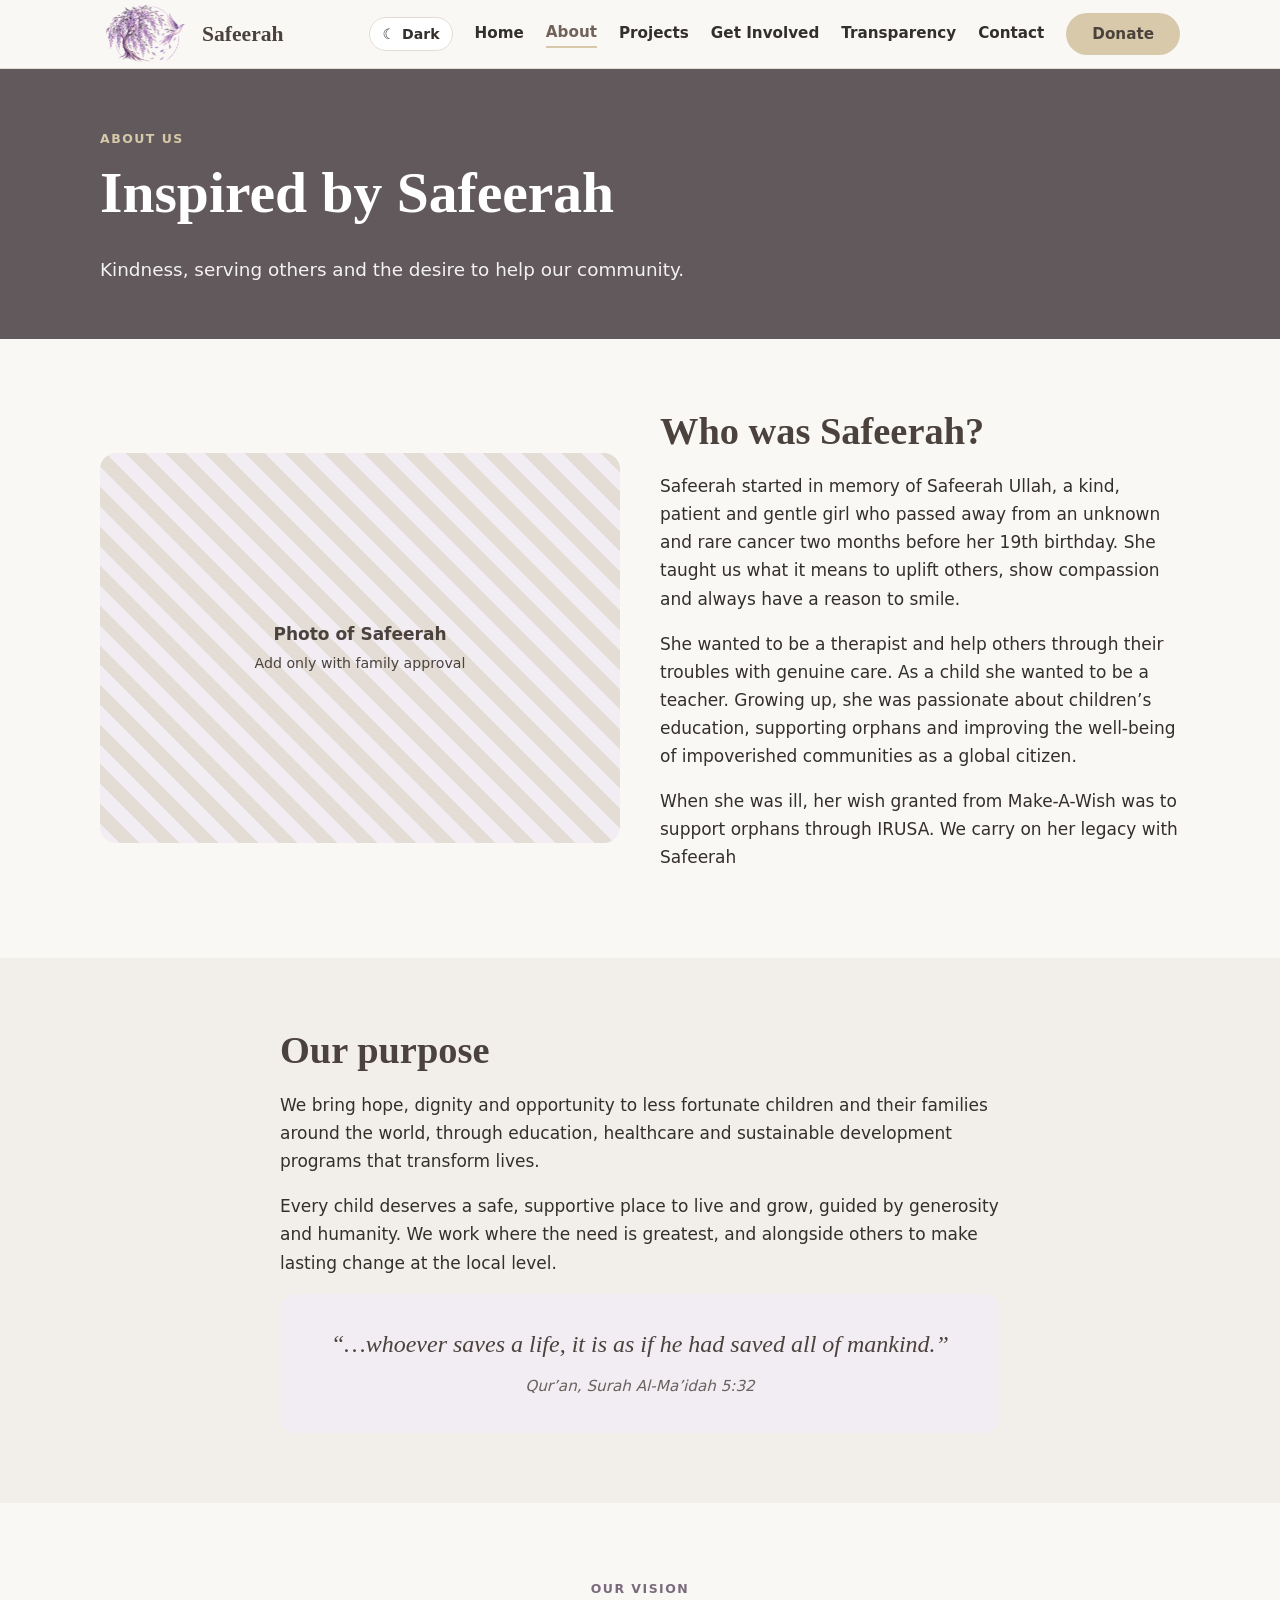
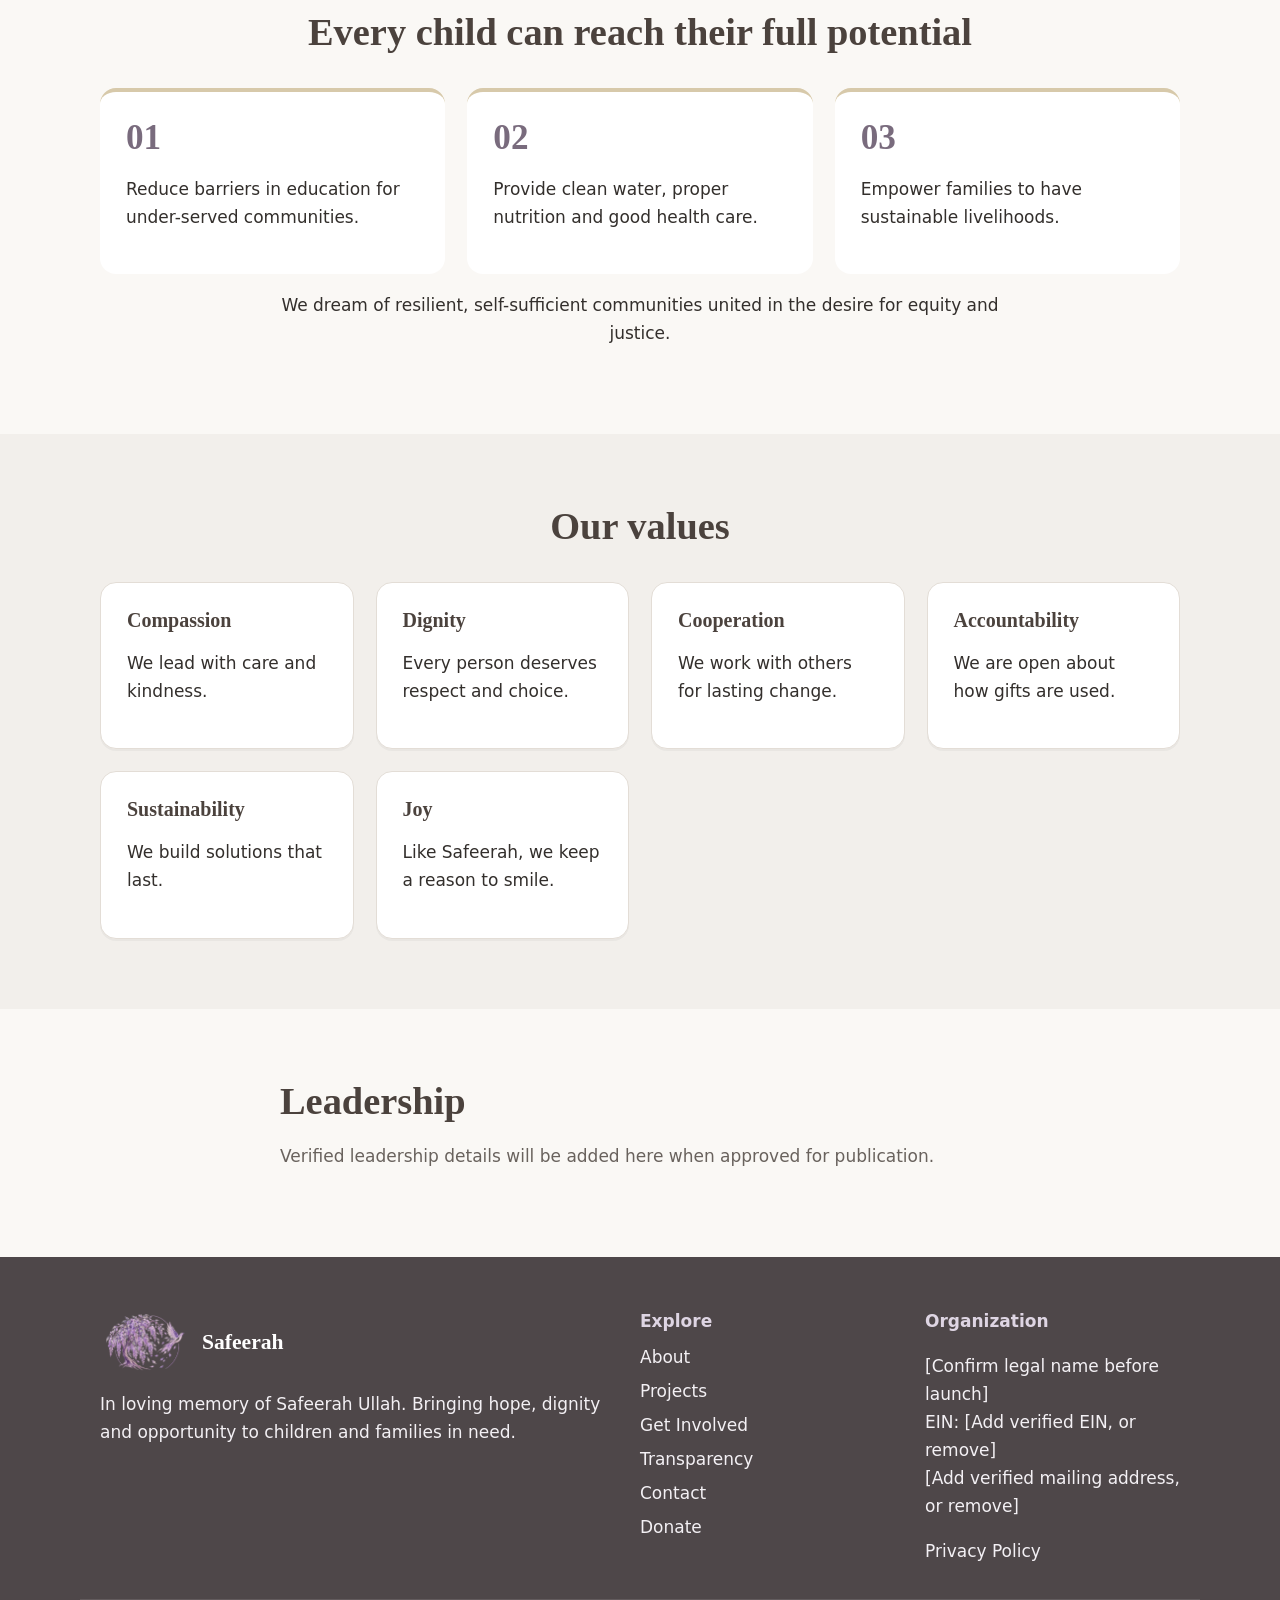
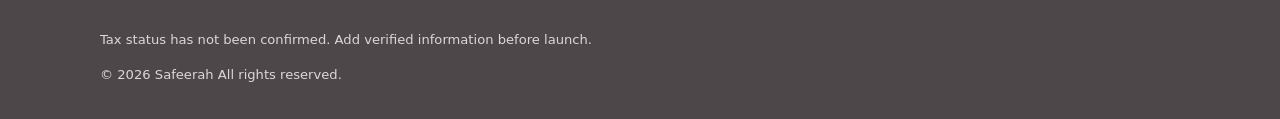
<file: about.html>
<!DOCTYPE html><html lang="en"><head><meta charset="utf-8"><meta name="viewport" content="width=device-width,initial-scale=1">
<title>About | Safeerah</title><meta name="description" content="The story of Safeerah Ullah and the mission of Safeerah">
<meta property="og:title" content="About | Safeerah"><meta property="og:description" content="The story of Safeerah Ullah and the mission of Safeerah"><meta property="og:type" content="website"><meta property="og:image" content="assets/img/hero.svg?v=2">
<link rel="canonical" href="https://safeerah.org/about.html"><meta property="og:url" content="https://safeerah.org/about.html"><link rel="icon" href="assets/img/safeerah-logo.png" type="image/png"><script>try{var savedTheme=localStorage.getItem("safeerah-theme");document.documentElement.dataset.theme=(savedTheme==="dark"||savedTheme==="light")?savedTheme:(window.matchMedia&&window.matchMedia("(prefers-color-scheme: dark)").matches?"dark":"light")}catch(error){document.documentElement.dataset.theme=window.matchMedia&&window.matchMedia("(prefers-color-scheme: dark)").matches?"dark":"light"}</script><link rel="stylesheet" href="assets/css/style.css"></head>
<body class=""><a class="skip" href="#main">Skip to content</a>
<header class="hdr"><div class="wrap hdr-in"><a class="brand" href="index.html"><img src="assets/img/safeerah-logo.png" alt="" width="92" height="60"><span>Safeerah</span></a>
<button class="burger" aria-label="Menu" aria-expanded="false" aria-controls="nav">&#9776;</button><button class="theme-toggle theme-toggle-mobile" type="button" data-theme-toggle aria-label="Switch to dark mode" aria-pressed="false"><span data-theme-icon aria-hidden="true">&#9790;</span><span class="theme-label" data-theme-label>Dark</span></button>
<nav id="nav" class="nav"><button class="theme-toggle" type="button" data-theme-toggle aria-label="Switch to dark mode" aria-pressed="false"><span data-theme-icon aria-hidden="true">&#9790;</span><span data-theme-label>Dark</span></button><a href="index.html">Home</a><a href="about.html" aria-current="page">About</a><a href="projects.html">Projects</a><a href="get-involved.html">Get Involved</a><a href="transparency.html">Transparency</a><a href="contact.html">Contact</a><a class="btn btn-gold" href="donate.html">Donate</a></nav></div></header>
<main id="main"><section class="phero"><div class="wrap"><span class="eyebrow">About us</span><h1>Inspired by Safeerah</h1><p>Kindness, serving others and the desire to help our community.</p></div></section><section class="sec"><div class="wrap split"><div class="photo rv"><span>Photo of Safeerah<br><small>Add only with family approval</small></span></div><div class="rv"><h2>Who was Safeerah?</h2><p>Safeerah started in memory of Safeerah Ullah, a kind, patient and gentle girl who passed away from an unknown and rare cancer two months before her 19th birthday. She taught us what it means to uplift others, show compassion and always have a reason to smile.</p><p>She wanted to be a therapist and help others through their troubles with genuine care. As a child she wanted to be a teacher. Growing up, she was passionate about children&rsquo;s education, supporting orphans and improving the well-being of impoverished communities as a global citizen.</p><p>When she was ill, her wish granted from Make-A-Wish was to support orphans through IRUSA. We carry on her legacy with Safeerah</p></div></div></section>
<section class="sec alt"><div class="wrap narrow"><h2>Our purpose</h2><p>We bring hope, dignity and opportunity to less fortunate children and their families around the world, through education, healthcare and sustainable development programs that transform lives.</p><p>Every child deserves a safe, supportive place to live and grow, guided by generosity and humanity. We work where the need is greatest, and alongside others to make lasting change at the local level.</p><blockquote class="ayah rv"><p>&ldquo;&hellip;whoever saves a life, it is as if he had saved all of mankind.&rdquo;</p><cite>Qur&rsquo;an, Surah Al-Ma&rsquo;idah 5:32</cite></blockquote></div></section>
<section class="sec"><div class="wrap"><div class="head"><span class="eyebrow">Our vision</span><h2>Every child can reach their full potential</h2></div><div class="three"><div class="stat rv"><b>01</b><p>Reduce barriers in education for under-served communities.</p></div><div class="stat rv"><b>02</b><p>Provide clean water, proper nutrition and good health care.</p></div><div class="stat rv"><b>03</b><p>Empower families to have sustainable livelihoods.</p></div></div><p class="narrow center">We dream of resilient, self-sufficient communities united in the desire for equity and justice.</p></div></section>
<section class="sec alt"><div class="wrap"><div class="head"><h2>Our values</h2></div><div class="three"><div class="card rv"><h3>Compassion</h3><p>We lead with care and kindness.</p></div><div class="card rv"><h3>Dignity</h3><p>Every person deserves respect and choice.</p></div><div class="card rv"><h3>Cooperation</h3><p>We work with others for lasting change.</p></div><div class="card rv"><h3>Accountability</h3><p>We are open about how gifts are used.</p></div><div class="card rv"><h3>Sustainability</h3><p>We build solutions that last.</p></div><div class="card rv"><h3>Joy</h3><p>Like Safeerah, we keep a reason to smile.</p></div></div></div></section>
<section class="sec"><div class="wrap narrow"><h2>Leadership</h2><p class="muted">Verified leadership details will be added here when approved for publication.</p></div></section></main>
<footer class="ftr"><div class="wrap fgrid"><div><a class="brand" href="index.html"><img src="assets/img/safeerah-logo.png" alt="" width="92" height="60"><span>Safeerah</span></a><p>In loving memory of Safeerah Ullah. Bringing hope, dignity and opportunity to children and families in need.</p></div>
<div><h4>Explore</h4><a href="about.html">About</a><a href="projects.html">Projects</a><a href="get-involved.html">Get Involved</a><a href="transparency.html">Transparency</a><a href="contact.html">Contact</a><a href="donate.html">Donate</a></div>
<div><h4>Organization</h4><p><span data-site="legalName">[Confirm legal name before launch]</span><br>EIN: <span data-site="ein">[Add verified EIN, or remove]</span><br><span data-site="address">[Add verified mailing address, or remove]</span></p><a href="privacy.html">Privacy Policy</a></div></div>
<div class="wrap fine"><p data-tax></p><p>&copy; <span id="yr">2026</span> Safeerah All rights reserved.</p></div></footer>
<script src="assets/js/config.js"></script><script src="assets/js/main.js?v=4"></script></body></html>
</file>
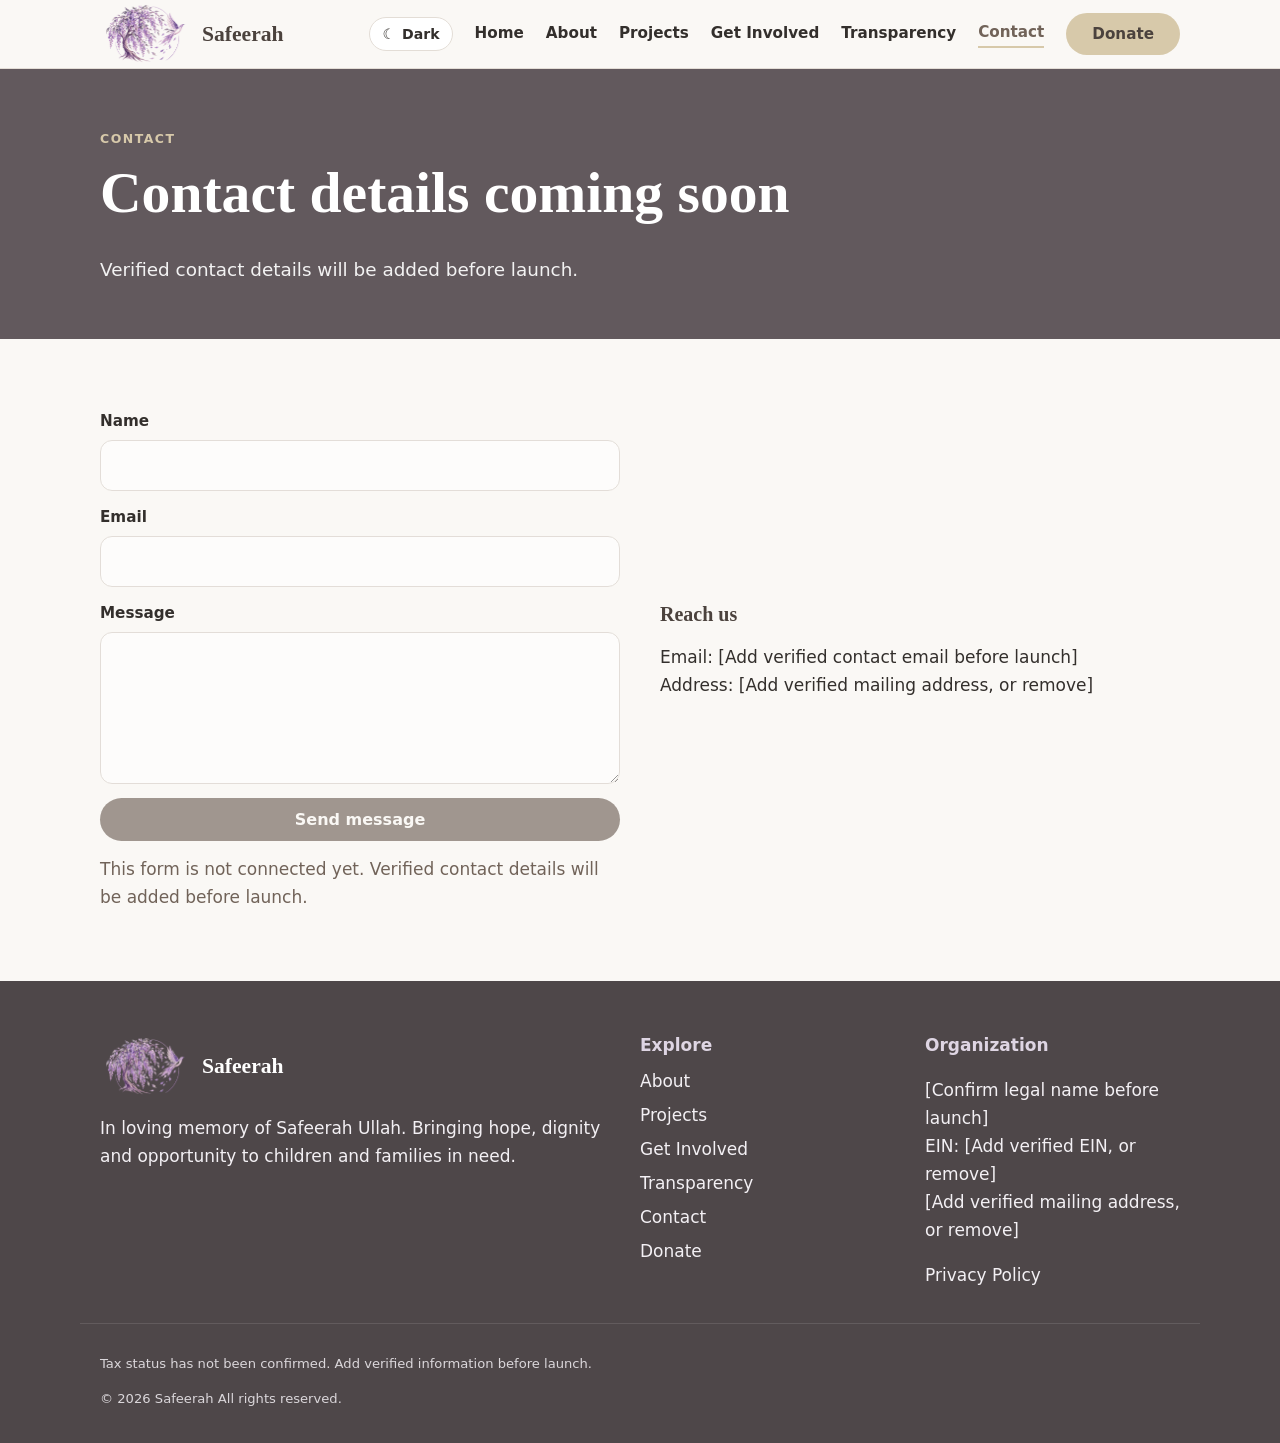
<file: contact.html>
<!DOCTYPE html><html lang="en"><head><meta charset="utf-8"><meta name="viewport" content="width=device-width,initial-scale=1">
<title>Contact | Safeerah</title><meta name="description" content="Contact Safeerah">
<meta property="og:title" content="Contact | Safeerah"><meta property="og:description" content="Contact Safeerah"><meta property="og:type" content="website"><meta property="og:image" content="assets/img/hero.svg?v=2">
<link rel="canonical" href="https://safeerah.org/contact.html"><meta property="og:url" content="https://safeerah.org/contact.html"><link rel="icon" href="assets/img/safeerah-logo.png" type="image/png"><script>try{var savedTheme=localStorage.getItem("safeerah-theme");document.documentElement.dataset.theme=(savedTheme==="dark"||savedTheme==="light")?savedTheme:(window.matchMedia&&window.matchMedia("(prefers-color-scheme: dark)").matches?"dark":"light")}catch(error){document.documentElement.dataset.theme=window.matchMedia&&window.matchMedia("(prefers-color-scheme: dark)").matches?"dark":"light"}</script><link rel="stylesheet" href="assets/css/style.css"></head>
<body class=""><a class="skip" href="#main">Skip to content</a>
<header class="hdr"><div class="wrap hdr-in"><a class="brand" href="index.html"><img src="assets/img/safeerah-logo.png" alt="" width="92" height="60"><span>Safeerah</span></a>
<button class="burger" aria-label="Menu" aria-expanded="false" aria-controls="nav">&#9776;</button><button class="theme-toggle theme-toggle-mobile" type="button" data-theme-toggle aria-label="Switch to dark mode" aria-pressed="false"><span data-theme-icon aria-hidden="true">&#9790;</span><span class="theme-label" data-theme-label>Dark</span></button>
<nav id="nav" class="nav"><button class="theme-toggle" type="button" data-theme-toggle aria-label="Switch to dark mode" aria-pressed="false"><span data-theme-icon aria-hidden="true">&#9790;</span><span data-theme-label>Dark</span></button><a href="index.html">Home</a><a href="about.html">About</a><a href="projects.html">Projects</a><a href="get-involved.html">Get Involved</a><a href="transparency.html">Transparency</a><a href="contact.html" aria-current="page">Contact</a><a class="btn btn-gold" href="donate.html">Donate</a></nav></div></header>
<main id="main"><section class="phero"><div class="wrap"><span class="eyebrow">Contact</span><h1>Contact details coming soon</h1><p>Verified contact details will be added before launch.</p></div></section><section class="sec"><div class="wrap split"><form class="form" data-form="contact"><label>Name<input name="name" required autocomplete="name" disabled></label><label>Email<input type="email" name="email" required autocomplete="email" disabled></label><label>Message<textarea name="message" rows="5" required disabled></textarea></label><button class="btn btn-teal" disabled>Send message</button><p class="msg" role="status">This form is not connected yet.</p></form><div><h3>Reach us</h3><p>Email: <span data-site="email">[Add verified contact email before launch]</span><br>Address: <span data-site="address">[Add verified mailing address, or remove]</span></p></div></div></section></main>
<footer class="ftr"><div class="wrap fgrid"><div><a class="brand" href="index.html"><img src="assets/img/safeerah-logo.png" alt="" width="92" height="60"><span>Safeerah</span></a><p>In loving memory of Safeerah Ullah. Bringing hope, dignity and opportunity to children and families in need.</p></div>
<div><h4>Explore</h4><a href="about.html">About</a><a href="projects.html">Projects</a><a href="get-involved.html">Get Involved</a><a href="transparency.html">Transparency</a><a href="contact.html">Contact</a><a href="donate.html">Donate</a></div>
<div><h4>Organization</h4><p><span data-site="legalName">[Confirm legal name before launch]</span><br>EIN: <span data-site="ein">[Add verified EIN, or remove]</span><br><span data-site="address">[Add verified mailing address, or remove]</span></p><a href="privacy.html">Privacy Policy</a></div></div>
<div class="wrap fine"><p data-tax></p><p>&copy; <span id="yr">2026</span> Safeerah All rights reserved.</p></div></footer>
<script src="assets/js/config.js"></script><script src="assets/js/main.js?v=4"></script></body></html>
</file>
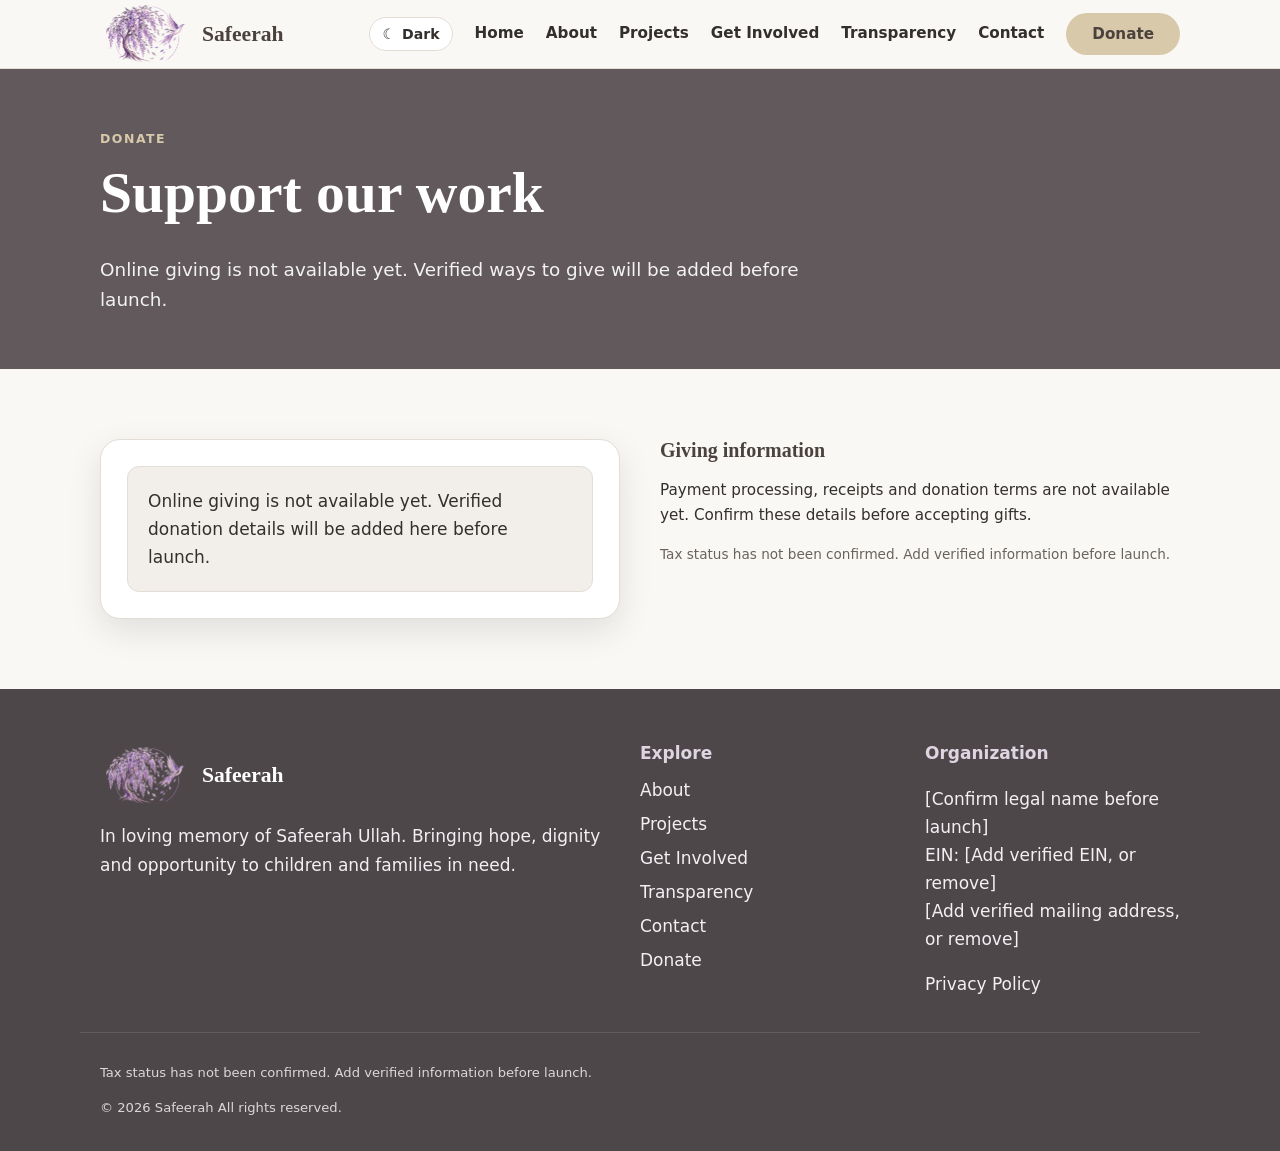
<file: donate.html>
<!DOCTYPE html><html lang="en"><head><meta charset="utf-8"><meta name="viewport" content="width=device-width,initial-scale=1">
<title>Donate | Safeerah</title><meta name="description" content="Information about supporting Safeerah.">
<meta property="og:title" content="Donate | Safeerah"><meta property="og:description" content="Information about supporting Safeerah."><meta property="og:type" content="website"><meta property="og:image" content="assets/img/hero.svg?v=2">
<link rel="canonical" href="https://safeerah.org/donate.html"><meta property="og:url" content="https://safeerah.org/donate.html"><link rel="icon" href="assets/img/safeerah-logo.png" type="image/png"><script>try{var savedTheme=localStorage.getItem("safeerah-theme");document.documentElement.dataset.theme=(savedTheme==="dark"||savedTheme==="light")?savedTheme:(window.matchMedia&&window.matchMedia("(prefers-color-scheme: dark)").matches?"dark":"light")}catch(error){document.documentElement.dataset.theme=window.matchMedia&&window.matchMedia("(prefers-color-scheme: dark)").matches?"dark":"light"}</script><link rel="stylesheet" href="assets/css/style.css"></head>
<body class="donate"><a class="skip" href="#main">Skip to content</a>
<header class="hdr"><div class="wrap hdr-in"><a class="brand" href="index.html"><img src="assets/img/safeerah-logo.png" alt="" width="92" height="60"><span>Safeerah</span></a>
<button class="burger" aria-label="Menu" aria-expanded="false" aria-controls="nav">&#9776;</button><button class="theme-toggle theme-toggle-mobile" type="button" data-theme-toggle aria-label="Switch to dark mode" aria-pressed="false"><span data-theme-icon aria-hidden="true">&#9790;</span><span class="theme-label" data-theme-label>Dark</span></button>
<nav id="nav" class="nav"><button class="theme-toggle" type="button" data-theme-toggle aria-label="Switch to dark mode" aria-pressed="false"><span data-theme-icon aria-hidden="true">&#9790;</span><span data-theme-label>Dark</span></button><a href="index.html">Home</a><a href="about.html">About</a><a href="projects.html">Projects</a><a href="get-involved.html">Get Involved</a><a href="transparency.html">Transparency</a><a href="contact.html">Contact</a><a class="btn btn-gold" href="donate.html">Donate</a></nav></div></header>
<main id="main"><section class="phero"><div class="wrap"><span class="eyebrow">Donate</span><h1>Support our work</h1><p>Online giving is not available yet. Verified ways to give will be added before launch.</p></div></section><section class="sec"><div class="wrap give-wrap"><div id="give" class="give"><p class="availability">Online giving is not available yet. Verified donation details will be added before launch.</p></div><aside class="side"><h3>Giving information</h3><p>Payment processing, receipts and donation terms are not available yet. Confirm these details before accepting gifts.</p><p class="fine2" data-tax></p></aside></div></section></main>
<footer class="ftr"><div class="wrap fgrid"><div><a class="brand" href="index.html"><img src="assets/img/safeerah-logo.png" alt="" width="92" height="60"><span>Safeerah</span></a><p>In loving memory of Safeerah Ullah. Bringing hope, dignity and opportunity to children and families in need.</p></div>
<div><h4>Explore</h4><a href="about.html">About</a><a href="projects.html">Projects</a><a href="get-involved.html">Get Involved</a><a href="transparency.html">Transparency</a><a href="contact.html">Contact</a><a href="donate.html">Donate</a></div>
<div><h4>Organization</h4><p><span data-site="legalName">[Confirm legal name before launch]</span><br>EIN: <span data-site="ein">[Add verified EIN, or remove]</span><br><span data-site="address">[Add verified mailing address, or remove]</span></p><a href="privacy.html">Privacy Policy</a></div></div>
<div class="wrap fine"><p data-tax></p><p>&copy; <span id="yr">2026</span> Safeerah All rights reserved.</p></div></footer>
<script src="assets/js/config.js"></script><script src="assets/js/main.js?v=4"></script></body></html>
</file>
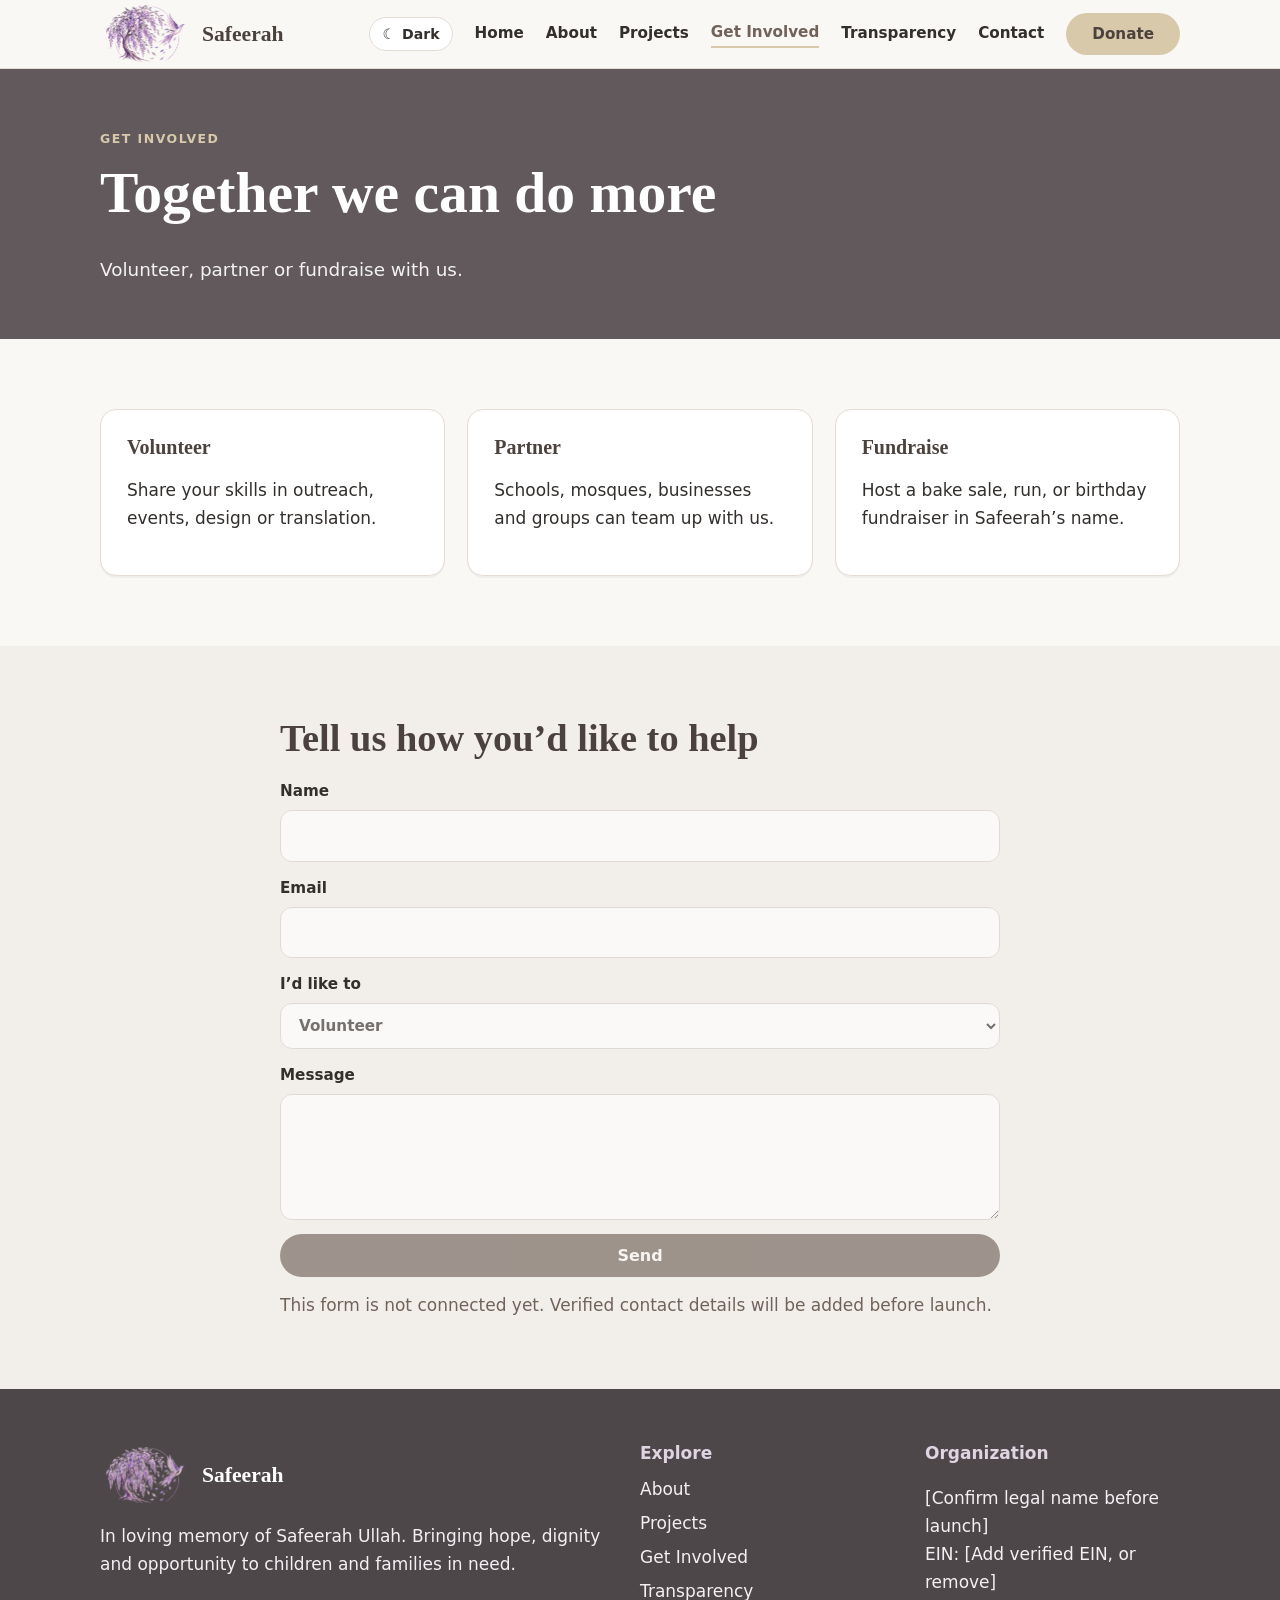
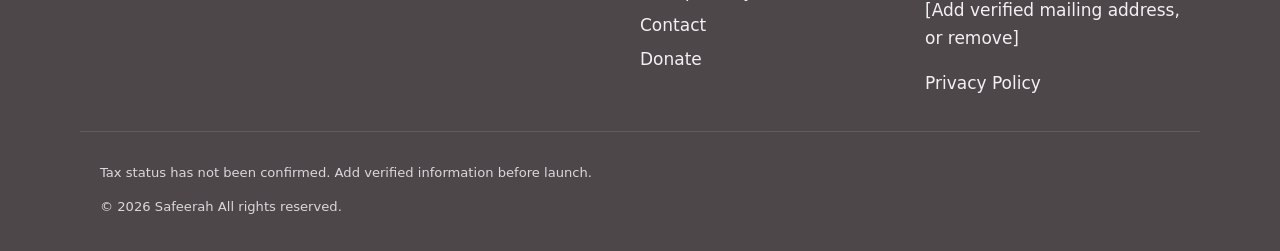
<file: get-involved.html>
<!DOCTYPE html><html lang="en"><head><meta charset="utf-8"><meta name="viewport" content="width=device-width,initial-scale=1">
<title>Get Involved | Safeerah</title><meta name="description" content="Volunteer, partner or fundraise with Safeerah">
<meta property="og:title" content="Get Involved | Safeerah"><meta property="og:description" content="Volunteer, partner or fundraise with Safeerah"><meta property="og:type" content="website"><meta property="og:image" content="assets/img/hero.svg?v=2">
<link rel="canonical" href="https://safeerah.org/get-involved.html"><meta property="og:url" content="https://safeerah.org/get-involved.html"><link rel="icon" href="assets/img/safeerah-logo.png" type="image/png"><script>try{var savedTheme=localStorage.getItem("safeerah-theme");document.documentElement.dataset.theme=(savedTheme==="dark"||savedTheme==="light")?savedTheme:(window.matchMedia&&window.matchMedia("(prefers-color-scheme: dark)").matches?"dark":"light")}catch(error){document.documentElement.dataset.theme=window.matchMedia&&window.matchMedia("(prefers-color-scheme: dark)").matches?"dark":"light"}</script><link rel="stylesheet" href="assets/css/style.css"></head>
<body class=""><a class="skip" href="#main">Skip to content</a>
<header class="hdr"><div class="wrap hdr-in"><a class="brand" href="index.html"><img src="assets/img/safeerah-logo.png" alt="" width="92" height="60"><span>Safeerah</span></a>
<button class="burger" aria-label="Menu" aria-expanded="false" aria-controls="nav">&#9776;</button><button class="theme-toggle theme-toggle-mobile" type="button" data-theme-toggle aria-label="Switch to dark mode" aria-pressed="false"><span data-theme-icon aria-hidden="true">&#9790;</span><span class="theme-label" data-theme-label>Dark</span></button>
<nav id="nav" class="nav"><button class="theme-toggle" type="button" data-theme-toggle aria-label="Switch to dark mode" aria-pressed="false"><span data-theme-icon aria-hidden="true">&#9790;</span><span data-theme-label>Dark</span></button><a href="index.html">Home</a><a href="about.html">About</a><a href="projects.html">Projects</a><a href="get-involved.html" aria-current="page">Get Involved</a><a href="transparency.html">Transparency</a><a href="contact.html">Contact</a><a class="btn btn-gold" href="donate.html">Donate</a></nav></div></header>
<main id="main"><section class="phero"><div class="wrap"><span class="eyebrow">Get involved</span><h1>Together we can do more</h1><p>Volunteer, partner or fundraise with us.</p></div></section><section class="sec"><div class="wrap three"><div class="card rv"><h3>Volunteer</h3><p>Share your skills in outreach, events, design or translation.</p></div><div class="card rv"><h3>Partner</h3><p>Schools, mosques, businesses and groups can team up with us.</p></div><div class="card rv"><h3>Fundraise</h3><p>Host a bake sale, run, or birthday fundraiser in Safeerah&rsquo;s name.</p></div></div></section><section class="sec alt"><div class="wrap narrow"><h2>Tell us how you&rsquo;d like to help</h2><form class="form" data-form="volunteer"><label>Name<input name="name" required autocomplete="name" disabled></label><label>Email<input type="email" name="email" required autocomplete="email" disabled></label><label>I&rsquo;d like to<select name="interest" disabled><option>Volunteer</option><option>Partner with Safeerah</option><option>Host a fundraiser</option></select></label><label>Message<textarea name="message" rows="4" disabled></textarea></label><button class="btn btn-teal" disabled>Send</button><p class="msg" role="status">This form is not connected yet.</p></form></div></section></main>
<footer class="ftr"><div class="wrap fgrid"><div><a class="brand" href="index.html"><img src="assets/img/safeerah-logo.png" alt="" width="92" height="60"><span>Safeerah</span></a><p>In loving memory of Safeerah Ullah. Bringing hope, dignity and opportunity to children and families in need.</p></div>
<div><h4>Explore</h4><a href="about.html">About</a><a href="projects.html">Projects</a><a href="get-involved.html">Get Involved</a><a href="transparency.html">Transparency</a><a href="contact.html">Contact</a><a href="donate.html">Donate</a></div>
<div><h4>Organization</h4><p><span data-site="legalName">[Confirm legal name before launch]</span><br>EIN: <span data-site="ein">[Add verified EIN, or remove]</span><br><span data-site="address">[Add verified mailing address, or remove]</span></p><a href="privacy.html">Privacy Policy</a></div></div>
<div class="wrap fine"><p data-tax></p><p>&copy; <span id="yr">2026</span> Safeerah All rights reserved.</p></div></footer>
<script src="assets/js/config.js"></script><script src="assets/js/main.js?v=4"></script></body></html>
</file>
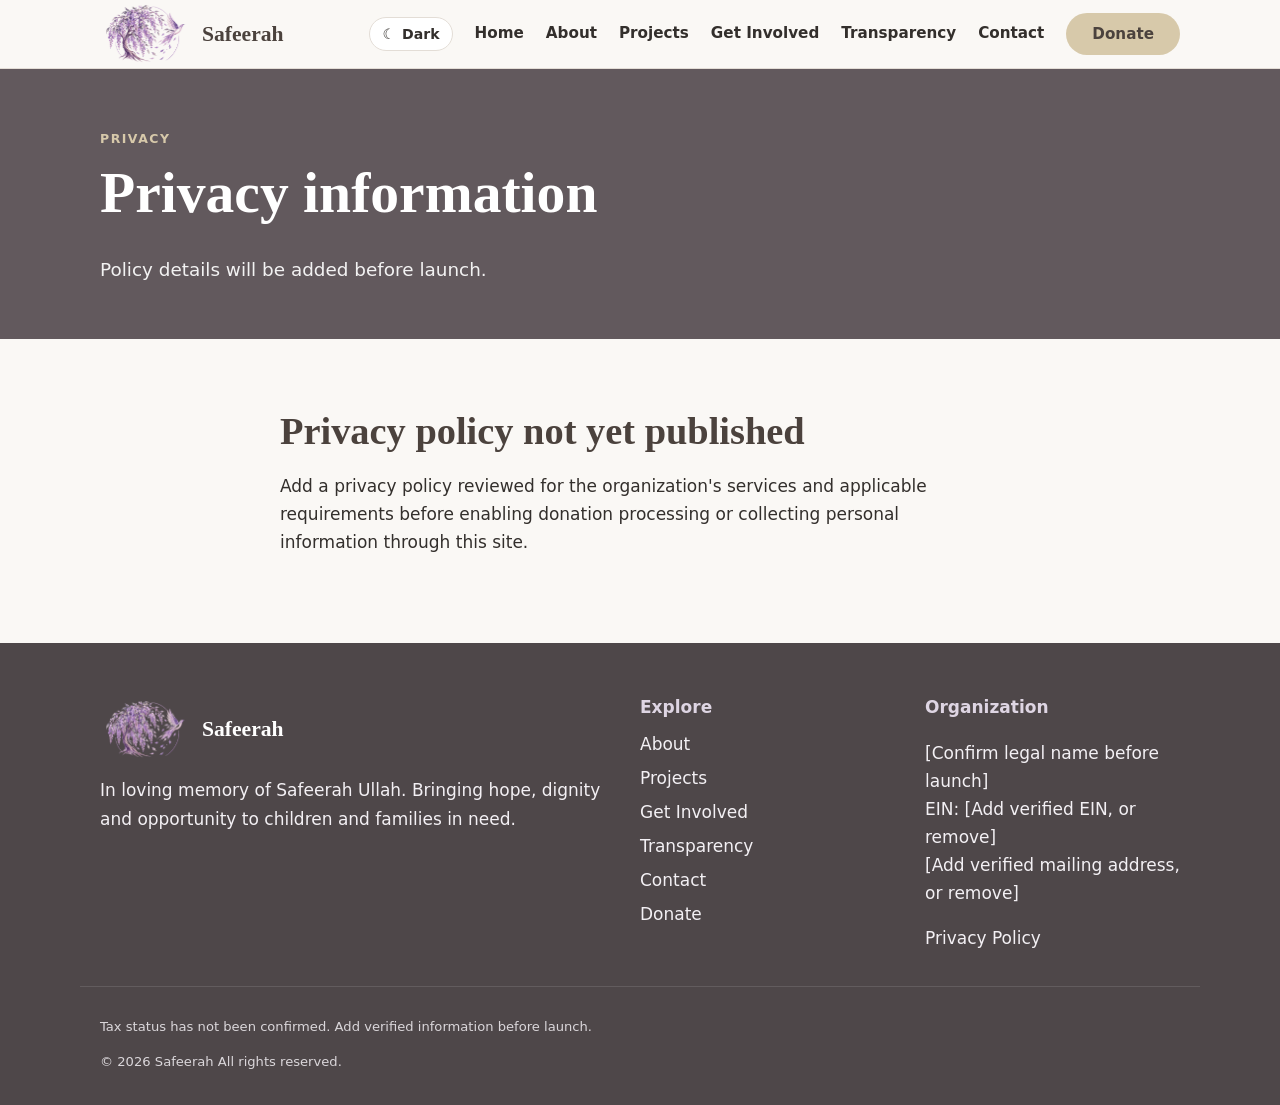
<file: privacy.html>
<!DOCTYPE html><html lang="en"><head><meta charset="utf-8"><meta name="viewport" content="width=device-width,initial-scale=1">
<title>Privacy | Safeerah</title><meta name="description" content="Privacy policy launch placeholder.">
<meta property="og:title" content="Privacy Policy | Safeerah"><meta property="og:description" content="Privacy policy launch placeholder."><meta property="og:type" content="website"><meta property="og:image" content="assets/img/hero.svg?v=2">
<link rel="canonical" href="https://safeerah.org/privacy.html"><meta property="og:url" content="https://safeerah.org/privacy.html"><link rel="icon" href="assets/img/safeerah-logo.png" type="image/png"><script>try{var savedTheme=localStorage.getItem("safeerah-theme");document.documentElement.dataset.theme=(savedTheme==="dark"||savedTheme==="light")?savedTheme:(window.matchMedia&&window.matchMedia("(prefers-color-scheme: dark)").matches?"dark":"light")}catch(error){document.documentElement.dataset.theme=window.matchMedia&&window.matchMedia("(prefers-color-scheme: dark)").matches?"dark":"light"}</script><link rel="stylesheet" href="assets/css/style.css"></head>
<body class=""><a class="skip" href="#main">Skip to content</a>
<header class="hdr"><div class="wrap hdr-in"><a class="brand" href="index.html"><img src="assets/img/safeerah-logo.png" alt="" width="92" height="60"><span>Safeerah</span></a>
<button class="burger" aria-label="Menu" aria-expanded="false" aria-controls="nav">&#9776;</button><button class="theme-toggle theme-toggle-mobile" type="button" data-theme-toggle aria-label="Switch to dark mode" aria-pressed="false"><span data-theme-icon aria-hidden="true">&#9790;</span><span class="theme-label" data-theme-label>Dark</span></button>
<nav id="nav" class="nav"><button class="theme-toggle" type="button" data-theme-toggle aria-label="Switch to dark mode" aria-pressed="false"><span data-theme-icon aria-hidden="true">&#9790;</span><span data-theme-label>Dark</span></button><a href="index.html">Home</a><a href="about.html">About</a><a href="projects.html">Projects</a><a href="get-involved.html">Get Involved</a><a href="transparency.html">Transparency</a><a href="contact.html">Contact</a><a class="btn btn-gold" href="donate.html">Donate</a></nav></div></header>
<main id="main"><section class="phero"><div class="wrap"><span class="eyebrow">Privacy</span><h1>Privacy information</h1><p>Policy details will be added before launch.</p></div></section><section class="sec"><div class="wrap narrow"><h2>Privacy policy not yet published</h2><p>Add a privacy policy reviewed for the organization's services and applicable requirements before enabling donation processing or collecting personal information through this site.</p></div></section></main>
<footer class="ftr"><div class="wrap fgrid"><div><a class="brand" href="index.html"><img src="assets/img/safeerah-logo.png" alt="" width="92" height="60"><span>Safeerah</span></a><p>In loving memory of Safeerah Ullah. Bringing hope, dignity and opportunity to children and families in need.</p></div>
<div><h4>Explore</h4><a href="about.html">About</a><a href="projects.html">Projects</a><a href="get-involved.html">Get Involved</a><a href="transparency.html">Transparency</a><a href="contact.html">Contact</a><a href="donate.html">Donate</a></div>
<div><h4>Organization</h4><p><span data-site="legalName">[Confirm legal name before launch]</span><br>EIN: <span data-site="ein">[Add verified EIN, or remove]</span><br><span data-site="address">[Add verified mailing address, or remove]</span></p><a href="privacy.html">Privacy Policy</a></div></div>
<div class="wrap fine"><p data-tax></p><p>&copy; <span id="yr">2026</span> Safeerah All rights reserved.</p></div></footer>
<script src="assets/js/config.js"></script><script src="assets/js/main.js?v=4"></script></body></html>
</file>
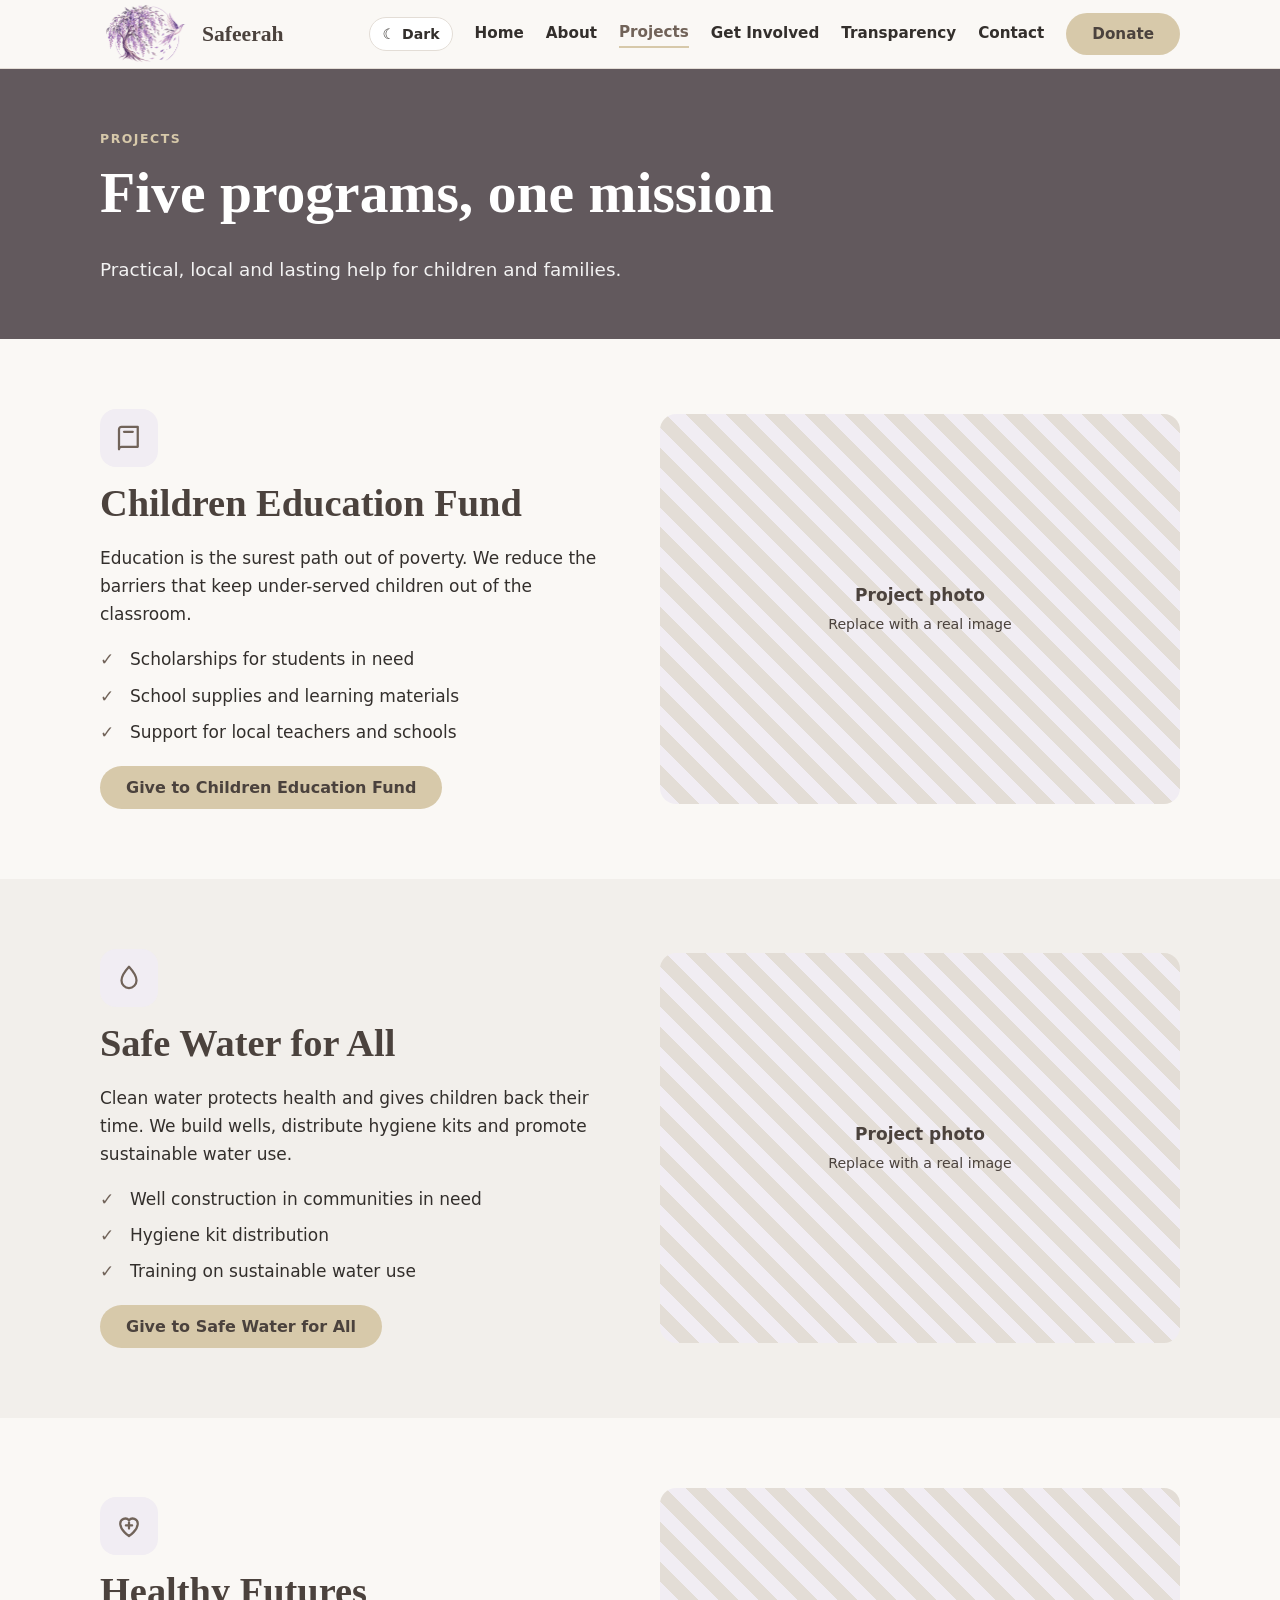
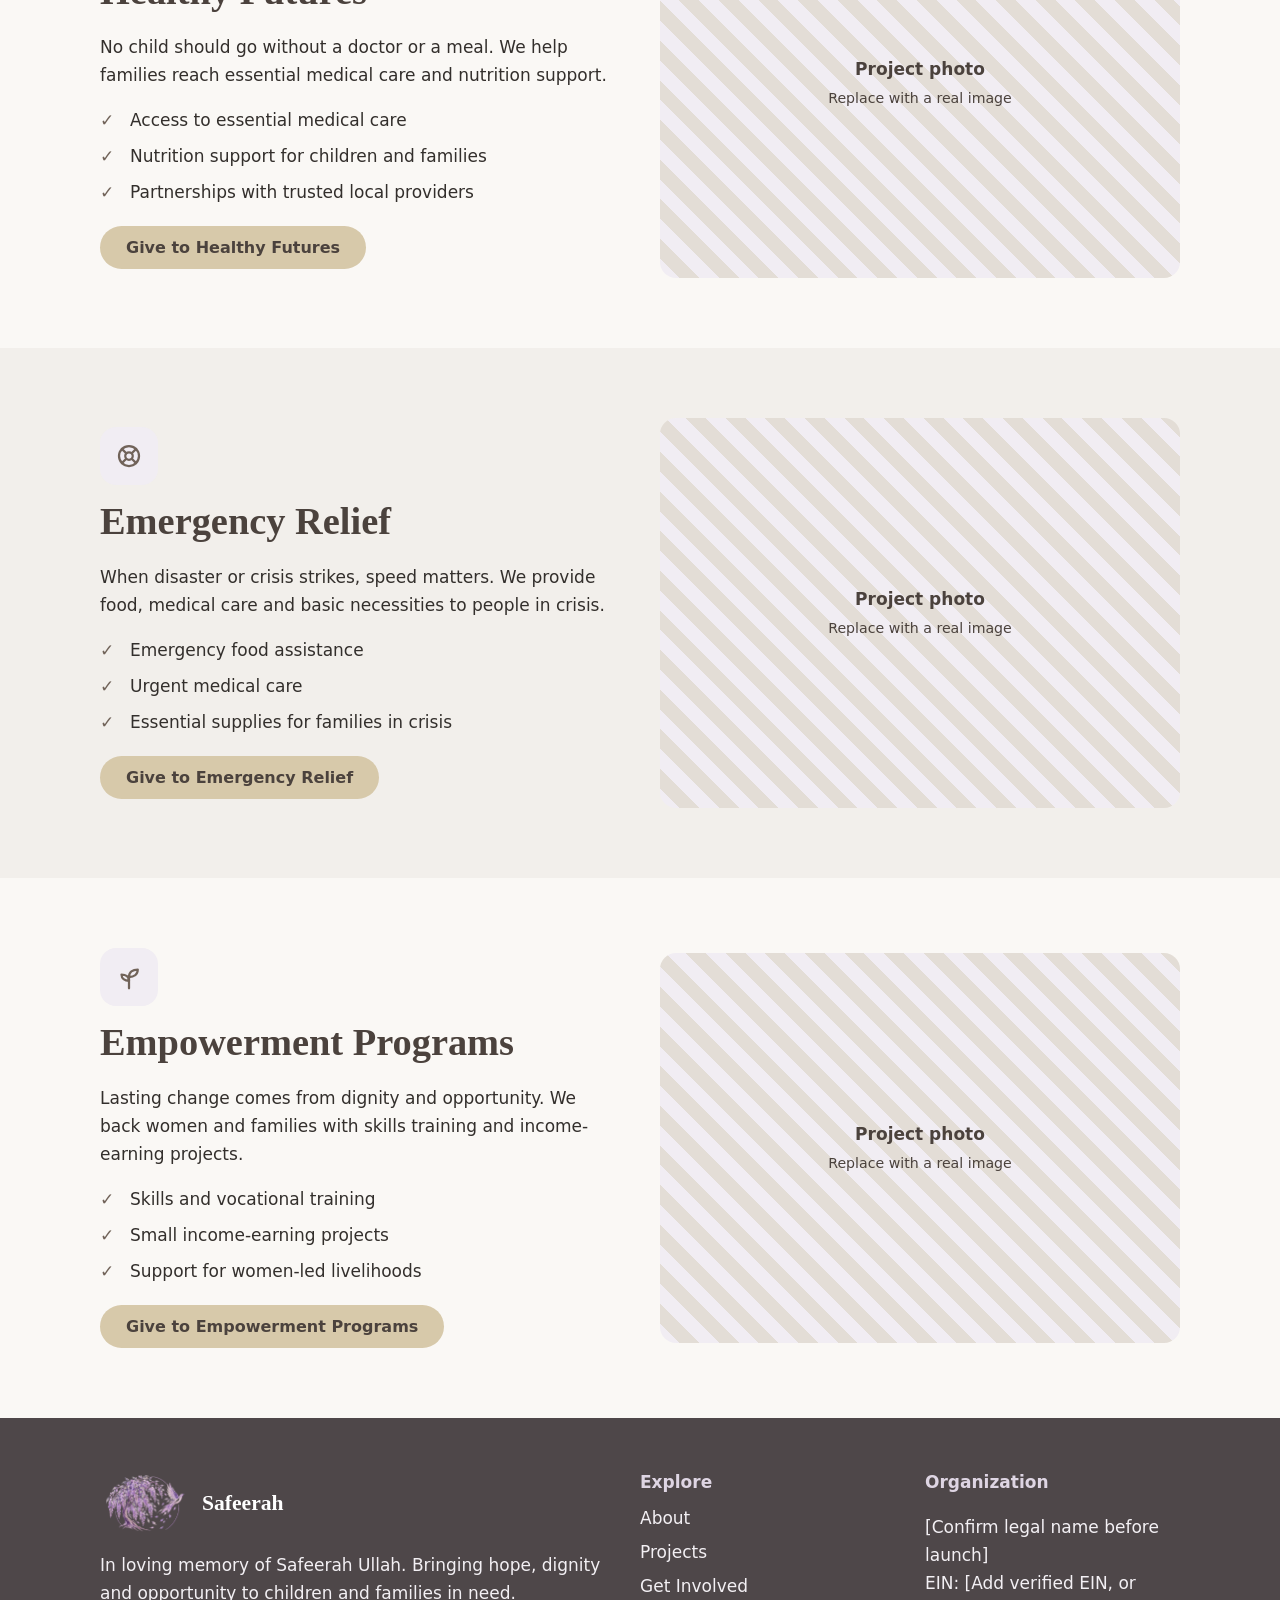
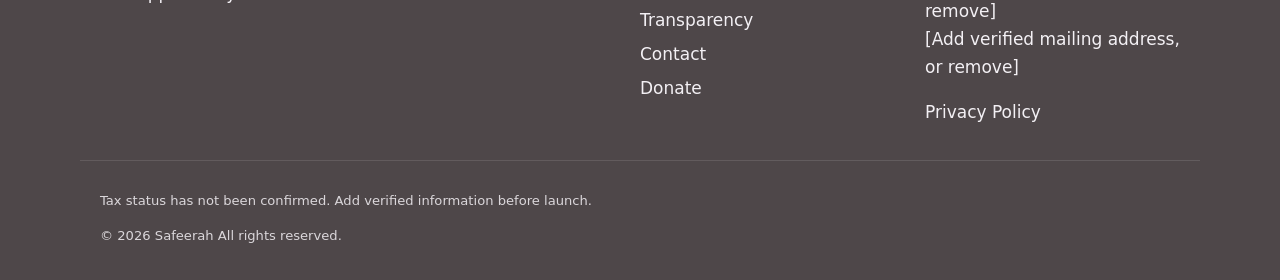
<file: projects.html>
<!DOCTYPE html><html lang="en"><head><meta charset="utf-8"><meta name="viewport" content="width=device-width,initial-scale=1">
<title>Projects | Safeerah</title><meta name="description" content="Education, safe water, health, emergency relief and empowerment programs.">
<meta property="og:title" content="Projects | Safeerah"><meta property="og:description" content="Education, safe water, health, emergency relief and empowerment programs."><meta property="og:type" content="website"><meta property="og:image" content="assets/img/hero.svg?v=2">
<link rel="canonical" href="https://safeerah.org/projects.html"><meta property="og:url" content="https://safeerah.org/projects.html"><link rel="icon" href="assets/img/safeerah-logo.png" type="image/png"><script>try{var savedTheme=localStorage.getItem("safeerah-theme");document.documentElement.dataset.theme=(savedTheme==="dark"||savedTheme==="light")?savedTheme:(window.matchMedia&&window.matchMedia("(prefers-color-scheme: dark)").matches?"dark":"light")}catch(error){document.documentElement.dataset.theme=window.matchMedia&&window.matchMedia("(prefers-color-scheme: dark)").matches?"dark":"light"}</script><link rel="stylesheet" href="assets/css/style.css"></head>
<body class=""><a class="skip" href="#main">Skip to content</a>
<header class="hdr"><div class="wrap hdr-in"><a class="brand" href="index.html"><img src="assets/img/safeerah-logo.png" alt="" width="92" height="60"><span>Safeerah</span></a>
<button class="burger" aria-label="Menu" aria-expanded="false" aria-controls="nav">&#9776;</button><button class="theme-toggle theme-toggle-mobile" type="button" data-theme-toggle aria-label="Switch to dark mode" aria-pressed="false"><span data-theme-icon aria-hidden="true">&#9790;</span><span class="theme-label" data-theme-label>Dark</span></button>
<nav id="nav" class="nav"><button class="theme-toggle" type="button" data-theme-toggle aria-label="Switch to dark mode" aria-pressed="false"><span data-theme-icon aria-hidden="true">&#9790;</span><span data-theme-label>Dark</span></button><a href="index.html">Home</a><a href="about.html">About</a><a href="projects.html" aria-current="page">Projects</a><a href="get-involved.html">Get Involved</a><a href="transparency.html">Transparency</a><a href="contact.html">Contact</a><a class="btn btn-gold" href="donate.html">Donate</a></nav></div></header>
<main id="main"><section class="phero"><div class="wrap"><span class="eyebrow">Projects</span><h1>Five programs, one mission</h1><p>Practical, local and lasting help for children and families.</p></div></section><section id="education" class="sec "><div class="wrap split"><div class="rv"><div class="badge"><svg class="ic" viewBox="0 0 24 24" fill="none" stroke="currentColor" stroke-width="1.8" stroke-linecap="round" stroke-linejoin="round" aria-hidden="true"><path d="M4 5a2 2 0 0 1 2-2h13v16H6a2 2 0 0 0-2 2z"/><path d="M8 7h7"/></svg></div><h2>Children Education Fund</h2><p>Education is the surest path out of poverty. We reduce the barriers that keep under-served children out of the classroom.</p><ul class="ticks"><li>Scholarships for students in need</li><li>School supplies and learning materials</li><li>Support for local teachers and schools</li></ul><a class="btn btn-gold" href="donate.html?fund=education">Give to Children Education Fund</a></div><div class="photo rv"><span>Project photo<br><small>Replace with a real image</small></span></div></div></section><section id="water" class="sec alt"><div class="wrap split"><div class="rv"><div class="badge"><svg class="ic" viewBox="0 0 24 24" fill="none" stroke="currentColor" stroke-width="1.8" stroke-linecap="round" stroke-linejoin="round" aria-hidden="true"><path d="M12 3s6 6.5 6 11a6 6 0 0 1-12 0c0-4.5 6-11 6-11z"/></svg></div><h2>Safe Water for All</h2><p>Clean water protects health and gives children back their time. We build wells, distribute hygiene kits and promote sustainable water use.</p><ul class="ticks"><li>Well construction in communities in need</li><li>Hygiene kit distribution</li><li>Training on sustainable water use</li></ul><a class="btn btn-gold" href="donate.html?fund=water">Give to Safe Water for All</a></div><div class="photo rv"><span>Project photo<br><small>Replace with a real image</small></span></div></div></section><section id="health" class="sec "><div class="wrap split"><div class="rv"><div class="badge"><svg class="ic" viewBox="0 0 24 24" fill="none" stroke="currentColor" stroke-width="1.8" stroke-linecap="round" stroke-linejoin="round" aria-hidden="true"><path d="M12 20s-7-4.4-7-10a4 4 0 0 1 7-2.6A4 4 0 0 1 19 10c0 5.6-7 10-7 10z"/><path d="M12 9v5M9.5 11.5h5"/></svg></div><h2>Healthy Futures</h2><p>No child should go without a doctor or a meal. We help families reach essential medical care and nutrition support.</p><ul class="ticks"><li>Access to essential medical care</li><li>Nutrition support for children and families</li><li>Partnerships with trusted local providers</li></ul><a class="btn btn-gold" href="donate.html?fund=health">Give to Healthy Futures</a></div><div class="photo rv"><span>Project photo<br><small>Replace with a real image</small></span></div></div></section><section id="emergency" class="sec alt"><div class="wrap split"><div class="rv"><div class="badge"><svg class="ic" viewBox="0 0 24 24" fill="none" stroke="currentColor" stroke-width="1.8" stroke-linecap="round" stroke-linejoin="round" aria-hidden="true"><circle cx="12" cy="12" r="8"/><circle cx="12" cy="12" r="3"/><path d="M6.3 6.3l3.5 3.5M14.2 14.2l3.5 3.5M17.7 6.3l-3.5 3.5M9.8 14.2l-3.5 3.5"/></svg></div><h2>Emergency Relief</h2><p>When disaster or crisis strikes, speed matters. We provide food, medical care and basic necessities to people in crisis.</p><ul class="ticks"><li>Emergency food assistance</li><li>Urgent medical care</li><li>Essential supplies for families in crisis</li></ul><a class="btn btn-gold" href="donate.html?fund=emergency">Give to Emergency Relief</a></div><div class="photo rv"><span>Project photo<br><small>Replace with a real image</small></span></div></div></section><section id="empowerment" class="sec "><div class="wrap split"><div class="rv"><div class="badge"><svg class="ic" viewBox="0 0 24 24" fill="none" stroke="currentColor" stroke-width="1.8" stroke-linecap="round" stroke-linejoin="round" aria-hidden="true"><path d="M12 21v-9"/><path d="M12 12c0-4 3-6 7-6 0 4-3 6-7 6z"/><path d="M12 15c0-3-2.5-5-6-5 0 3 2.5 5 6 5z"/></svg></div><h2>Empowerment Programs</h2><p>Lasting change comes from dignity and opportunity. We back women and families with skills training and income-earning projects.</p><ul class="ticks"><li>Skills and vocational training</li><li>Small income-earning projects</li><li>Support for women-led livelihoods</li></ul><a class="btn btn-gold" href="donate.html?fund=empowerment">Give to Empowerment Programs</a></div><div class="photo rv"><span>Project photo<br><small>Replace with a real image</small></span></div></div></section></main>
<footer class="ftr"><div class="wrap fgrid"><div><a class="brand" href="index.html"><img src="assets/img/safeerah-logo.png" alt="" width="92" height="60"><span>Safeerah</span></a><p>In loving memory of Safeerah Ullah. Bringing hope, dignity and opportunity to children and families in need.</p></div>
<div><h4>Explore</h4><a href="about.html">About</a><a href="projects.html">Projects</a><a href="get-involved.html">Get Involved</a><a href="transparency.html">Transparency</a><a href="contact.html">Contact</a><a href="donate.html">Donate</a></div>
<div><h4>Organization</h4><p><span data-site="legalName">[Confirm legal name before launch]</span><br>EIN: <span data-site="ein">[Add verified EIN, or remove]</span><br><span data-site="address">[Add verified mailing address, or remove]</span></p><a href="privacy.html">Privacy Policy</a></div></div>
<div class="wrap fine"><p data-tax></p><p>&copy; <span id="yr">2026</span> Safeerah All rights reserved.</p></div></footer>
<script src="assets/js/config.js"></script><script src="assets/js/main.js?v=4"></script></body></html>
</file>
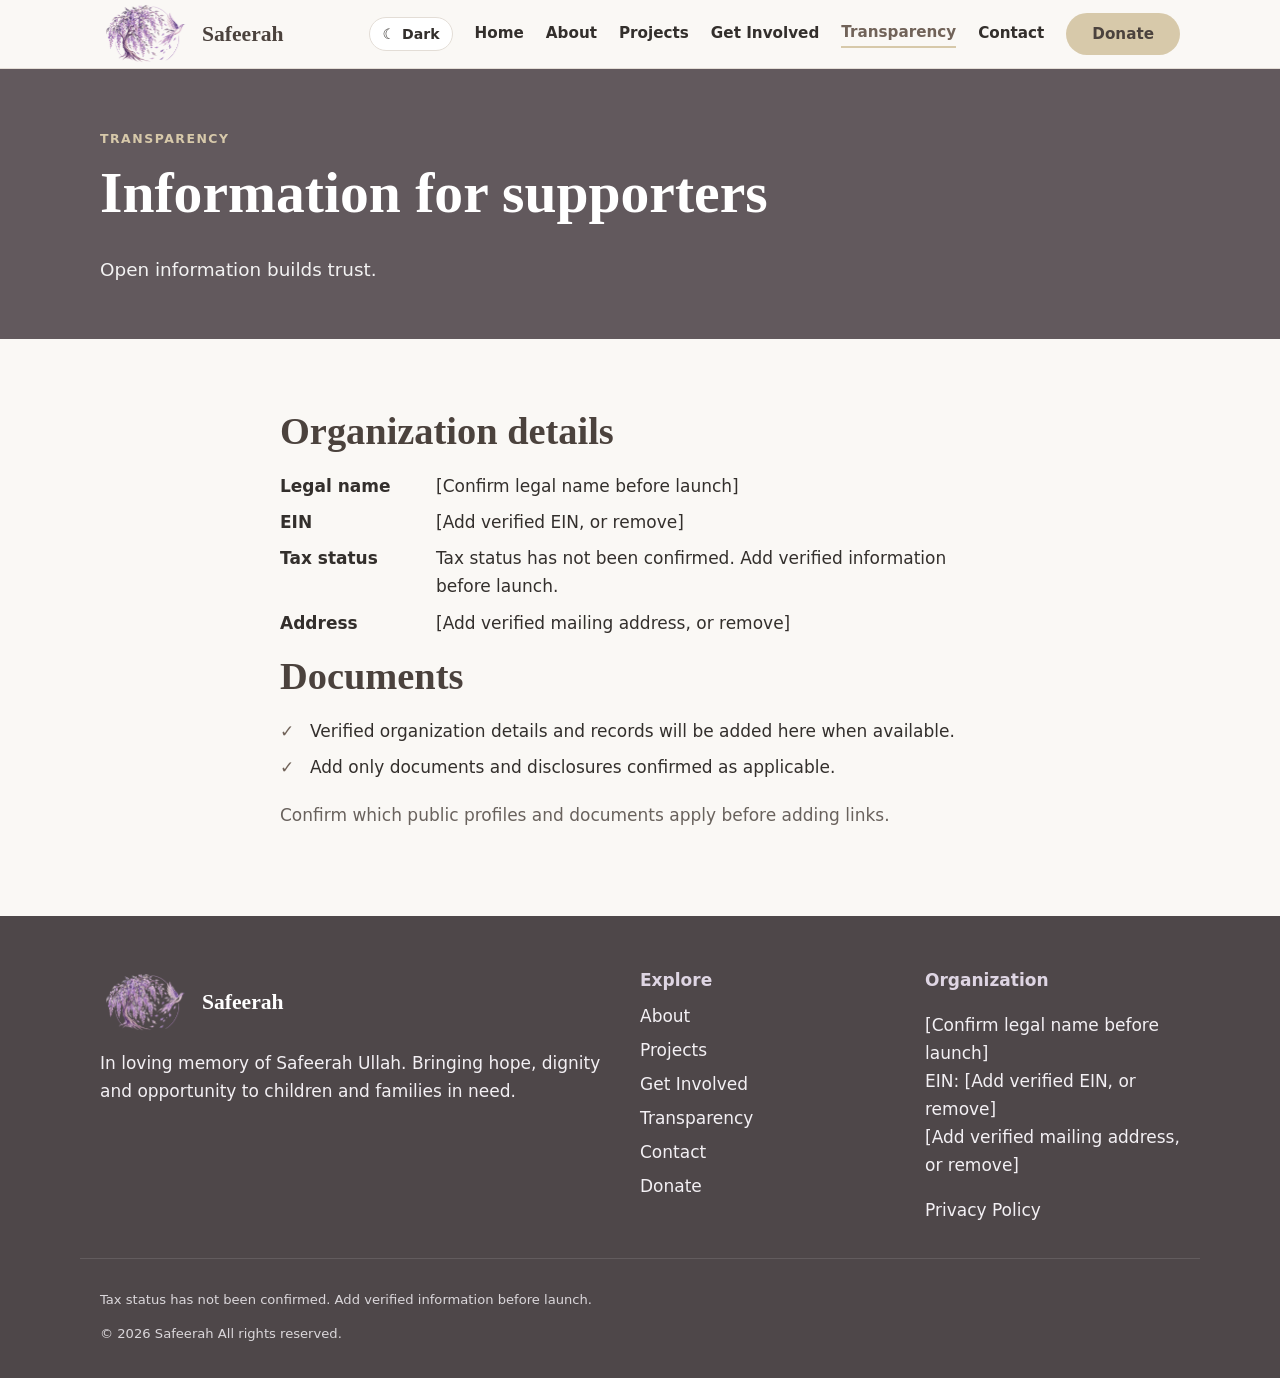
<file: transparency.html>
<!DOCTYPE html><html lang="en"><head><meta charset="utf-8"><meta name="viewport" content="width=device-width,initial-scale=1">
<title>Transparency | Safeerah</title><meta name="description" content="Organization details, documents and policies.">
<meta property="og:title" content="Transparency | Safeerah"><meta property="og:description" content="Organization details, documents and policies."><meta property="og:type" content="website"><meta property="og:image" content="assets/img/hero.svg?v=2">
<link rel="canonical" href="https://safeerah.org/transparency.html"><meta property="og:url" content="https://safeerah.org/transparency.html"><link rel="icon" href="assets/img/safeerah-logo.png" type="image/png"><script>try{var savedTheme=localStorage.getItem("safeerah-theme");document.documentElement.dataset.theme=(savedTheme==="dark"||savedTheme==="light")?savedTheme:(window.matchMedia&&window.matchMedia("(prefers-color-scheme: dark)").matches?"dark":"light")}catch(error){document.documentElement.dataset.theme=window.matchMedia&&window.matchMedia("(prefers-color-scheme: dark)").matches?"dark":"light"}</script><link rel="stylesheet" href="assets/css/style.css"></head>
<body class=""><a class="skip" href="#main">Skip to content</a>
<header class="hdr"><div class="wrap hdr-in"><a class="brand" href="index.html"><img src="assets/img/safeerah-logo.png" alt="" width="92" height="60"><span>Safeerah</span></a>
<button class="burger" aria-label="Menu" aria-expanded="false" aria-controls="nav">&#9776;</button><button class="theme-toggle theme-toggle-mobile" type="button" data-theme-toggle aria-label="Switch to dark mode" aria-pressed="false"><span data-theme-icon aria-hidden="true">&#9790;</span><span class="theme-label" data-theme-label>Dark</span></button>
<nav id="nav" class="nav"><button class="theme-toggle" type="button" data-theme-toggle aria-label="Switch to dark mode" aria-pressed="false"><span data-theme-icon aria-hidden="true">&#9790;</span><span data-theme-label>Dark</span></button><a href="index.html">Home</a><a href="about.html">About</a><a href="projects.html">Projects</a><a href="get-involved.html">Get Involved</a><a href="transparency.html" aria-current="page">Transparency</a><a href="contact.html">Contact</a><a class="btn btn-gold" href="donate.html">Donate</a></nav></div></header>
<main id="main"><section class="phero"><div class="wrap"><span class="eyebrow">Transparency</span><h1>Information for supporters</h1><p>Open information builds trust.</p></div></section><section class="sec"><div class="wrap narrow"><h2>Organization details</h2><dl class="dl"><dt>Legal name</dt><dd data-site="legalName">[Confirm legal name before launch]</dd><dt>EIN</dt><dd data-site="ein">[Add verified EIN, or remove]</dd><dt>Tax status</dt><dd data-tax></dd><dt>Address</dt><dd data-site="address">[Add verified mailing address, or remove]</dd></dl><h2>Documents</h2><ul class="ticks"><li>Verified organization details and records will be added here when available.</li><li>Add only documents and disclosures confirmed as applicable.</li></ul><p class="muted">Confirm which public profiles and documents apply before adding links.</p></div></section></main>
<footer class="ftr"><div class="wrap fgrid"><div><a class="brand" href="index.html"><img src="assets/img/safeerah-logo.png" alt="" width="92" height="60"><span>Safeerah</span></a><p>In loving memory of Safeerah Ullah. Bringing hope, dignity and opportunity to children and families in need.</p></div>
<div><h4>Explore</h4><a href="about.html">About</a><a href="projects.html">Projects</a><a href="get-involved.html">Get Involved</a><a href="transparency.html">Transparency</a><a href="contact.html">Contact</a><a href="donate.html">Donate</a></div>
<div><h4>Organization</h4><p><span data-site="legalName">[Confirm legal name before launch]</span><br>EIN: <span data-site="ein">[Add verified EIN, or remove]</span><br><span data-site="address">[Add verified mailing address, or remove]</span></p><a href="privacy.html">Privacy Policy</a></div></div>
<div class="wrap fine"><p data-tax></p><p>&copy; <span id="yr">2026</span> Safeerah All rights reserved.</p></div></footer>
<script src="assets/js/config.js"></script><script src="assets/js/main.js?v=4"></script></body></html>
</file>
<file: assets/css/style.css>
:root{color-scheme:light;--teal:#716359;--teal2:#4b423d;--gold:#d7c9aa;--coral:#796b7d;--cream:#faf8f5;--mint:#f1edf3;--ink:#332f2c;--mute:#69625d;--line:#e3ddd6;--surface:#fff;--surface-raised:#fff;--header:#faf8f5ee;--alt:#f2efeb;--input-border:#d7d0c9;--panel:#62595d;--panel-end:#4e4749;--r:16px}
:root[data-theme="dark"]{color-scheme:dark;--teal:#d0c1d7;--teal2:#f0ebf1;--gold:#c9b994;--coral:#d0bdd8;--cream:#211f20;--mint:#343039;--ink:#eeeae5;--mute:#c5bfb9;--line:#474247;--surface:#2b292a;--surface-raised:#302d2f;--header:#282526ee;--alt:#2c292a;--input-border:#595258;--panel:#51494e;--panel-end:#403a3d}
:root[data-theme="dark"] .hero{background:linear-gradient(120deg,#302b32 0%,var(--cream) 74%)}
:root[data-theme="dark"] .btn-gold{color:#302921}
:root[data-theme="dark"] .hero-art{filter:brightness(.72) saturate(.65)}
*{box-sizing:border-box}html{scroll-behavior:smooth}body{margin:0;font:17px/1.65 system-ui,-apple-system,"Segoe UI",Roboto,sans-serif;color:var(--ink);background:var(--cream)}
img{max-width:100%;height:auto}a{color:var(--teal)}h1,h2,h3{font-family:Georgia,"Times New Roman",serif;line-height:1.15;margin:0 0 .5em;color:var(--teal2)}h1{font-size:clamp(2rem,5.5vw,3.6rem)}h2{font-size:clamp(1.55rem,3.4vw,2.4rem)}h3{font-size:1.25rem}
.wrap{max-width:1120px;margin:0 auto;padding:0 20px}.narrow{max-width:760px;margin-left:auto;margin-right:auto}.center{text-align:center}.muted{color:var(--mute)}
.skip{position:absolute;left:-999px}.skip:focus{left:10px;top:10px;background:var(--surface);padding:8px;z-index:99}
:focus-visible{outline:3px solid var(--gold);outline-offset:2px}
.hdr{position:sticky;top:0;z-index:50;background:var(--header);backdrop-filter:blur(8px);border-bottom:1px solid var(--line)}.hdr-in{display:flex;align-items:center;justify-content:space-between;height:68px;gap:16px}
.brand{display:flex;align-items:center;gap:10px;text-decoration:none;font:700 1.35rem Georgia,serif;color:var(--teal2)}.brand img{width:92px;height:60px;object-fit:contain}.brand small{font:500 .8rem system-ui;color:var(--mute)}
.nav{display:flex;align-items:center;gap:22px}.nav a{text-decoration:none;color:var(--ink);font-weight:600;font-size:.95rem}.nav a[aria-current]{color:var(--teal);border-bottom:2px solid var(--gold)}.nav .btn{color:var(--teal2)}
.theme-toggle{display:inline-flex;align-items:center;gap:7px;border:1px solid var(--line);border-radius:99px;padding:8px 12px;background:var(--surface);color:var(--ink);font:600 .88rem system-ui;cursor:pointer;white-space:nowrap}.theme-toggle:hover{border-color:var(--teal)}.theme-toggle-mobile{display:none}
.burger{display:none;background:none;border:0;font-size:1.6rem;color:var(--teal2)}
.btn{display:inline-block;border:0;border-radius:99px;padding:12px 26px;font:700 1rem system-ui;text-decoration:none;cursor:pointer;transition:transform .15s,box-shadow .15s}.btn:hover{transform:translateY(-2px);box-shadow:0 8px 20px #0002}
.btn-gold{background:var(--gold);color:var(--teal2)}.btn-teal{background:var(--teal);color:var(--cream)}.btn-ghost{border:2px solid var(--teal);color:var(--teal);background:transparent;padding:10px 24px}.wide{width:100%;margin-top:14px}
.hero{background:linear-gradient(120deg,#f2eef4 0%,var(--cream) 74%);padding:56px 0 40px}.hero-in{display:grid;grid-template-columns:1.1fr .9fr;gap:36px;align-items:center}.lead{font-size:1.2rem;color:var(--ink)}.cta{display:flex;gap:12px;flex-wrap:wrap;margin:22px 0 10px}.trust{font-size:.85rem;color:var(--mute)}
.eyebrow{display:inline-block;text-transform:uppercase;letter-spacing:.12em;font-size:.78rem;font-weight:700;color:var(--coral);margin-bottom:10px}
.phero{background:var(--panel);color:#fff;padding:54px 0}.phero h1,.phero .eyebrow{color:#fff}.phero .eyebrow{color:var(--gold)}.phero p{max-width:40em;opacity:.92;font-size:1.15rem;margin:0}
.band{background:var(--panel);color:#fff;padding:34px 0}.band h3{color:#fff}.band p{margin:0;opacity:.9}.three{display:grid;grid-template-columns:repeat(auto-fit,minmax(240px,1fr));gap:22px}
.sec{padding:70px 0;background:var(--cream)}.alt{background:var(--alt)}.head{max-width:760px;margin:0 auto 34px;text-align:center}.split{display:grid;grid-template-columns:1fr 1fr;gap:40px;align-items:center}
.grid{display:grid;grid-template-columns:repeat(auto-fit,minmax(260px,1fr));gap:22px}.card{background:var(--surface-raised);border:1px solid var(--line);border-radius:var(--r);padding:26px;box-shadow:0 2px 0 #0000000a;transition:transform .2s,box-shadow .2s}.card:hover{transform:translateY(-4px);box-shadow:0 14px 30px #0000001a}
.ic{width:34px;height:34px;color:var(--teal)}.band .ic{color:var(--gold)}.badge{display:inline-grid;place-items:center;width:58px;height:58px;border-radius:16px;background:var(--mint);margin-bottom:14px}.badge .ic{width:30px;height:30px}
.lnk{font-weight:700;text-decoration:none}.stat{background:var(--surface-raised);border-radius:var(--r);padding:26px;border-top:4px solid var(--gold)}.stat b{font:700 2.2rem Georgia,serif;color:var(--coral)}
.photo{aspect-ratio:4/3;border-radius:var(--r);background:repeating-linear-gradient(45deg,var(--mint),var(--mint) 14px,var(--line) 14px,var(--line) 28px);display:grid;place-items:center;text-align:center;color:var(--teal2);font-weight:700;padding:20px}.photo small{font-weight:400}
.ayah{margin:0 auto;max-width:760px;text-align:center;padding:34px;background:var(--mint);border-radius:var(--r)}.ayah p{font:italic 1.5rem/1.4 Georgia,serif;color:var(--teal2);margin:0 0 10px}.ayah cite{color:var(--mute);font-size:.95rem}
.cta-band{background:linear-gradient(135deg,var(--panel),var(--panel-end));color:#fff;text-align:center;padding:60px 0}.cta-band h2{color:#fff}
.ticks{list-style:none;padding:0;margin:14px 0 20px}.ticks li{padding-left:30px;position:relative;margin:8px 0}.ticks li:before{content:"\2713";position:absolute;left:0;color:var(--teal);font-weight:700}
.form{display:grid;gap:14px}.form label,.sel{display:grid;gap:6px;font-weight:600;font-size:.95rem}input,select,textarea{font:inherit;padding:12px 14px;border:1.5px solid var(--input-border);border-radius:12px;background:var(--surface);color:var(--ink);width:100%}.msg{min-height:1.4em;color:var(--teal);margin:0}
.give,.give-mini{background:var(--surface-raised);border:1px solid var(--line);border-radius:20px;padding:26px;max-width:520px;margin:0 auto;box-shadow:0 12px 34px #0000001a}.give-wrap{display:grid;grid-template-columns:minmax(0,520px) 1fr;gap:40px;align-items:start;justify-content:center}.give{margin:0}
.seg{display:grid;grid-template-columns:1fr 1fr;background:var(--alt);border-radius:99px;padding:4px;margin-bottom:16px}.seg button{border:0;background:none;border-radius:99px;padding:10px;font:700 .95rem system-ui;cursor:pointer;color:var(--mute)}.seg .on{background:var(--teal);color:var(--cream)}
.amts{display:grid;grid-template-columns:repeat(3,1fr);gap:10px;margin-bottom:16px}.amts button,.oth{border:2px solid var(--line);background:var(--surface);color:var(--ink);border-radius:12px;padding:12px;font:700 1.05rem system-ui;cursor:pointer}.amts .on{border-color:var(--teal);background:var(--mint);color:var(--teal2)}.oth{display:flex;align-items:center;gap:4px;padding:0 10px;cursor:text}.oth input{border:0;padding:12px 0;min-width:0}
.lock{font-size:.82rem;color:var(--mute);text-align:center;margin:10px 0 0}.side{font-size:.95rem}.fine2{font-size:.85rem;color:var(--mute)}details{background:var(--surface);border:1px solid var(--line);border-radius:12px;padding:12px 16px;margin:10px 0}summary{cursor:pointer;font-weight:700}
.dl{display:grid;grid-template-columns:140px 1fr;gap:8px 16px}.dl dt{font-weight:700}.dl dd{margin:0}
.ftr{background:var(--panel-end);color:#f3f0f4;padding:50px 0 20px}.ftr a{color:#f3f0f4;display:block;text-decoration:none;margin:6px 0}.ftr .brand{display:flex;color:#fff}.ftr h4{color:#ded5e3;margin:0 0 8px}.fgrid{display:grid;grid-template-columns:2fr 1fr 1fr;gap:30px}.fine{border-top:1px solid #ffffff22;margin-top:28px;padding-top:16px;font-size:.82rem;opacity:.85}
.rv{opacity:1;transform:none}.js .rv:not(.in){opacity:0;transform:translateY(18px);transition:opacity .7s,transform .7s}
@media(max-width:1100px) and (min-width:821px){.nav{gap:12px}.nav a{font-size:.9rem}}
@media(max-width:820px){.hero-in,.split,.give-wrap,.fgrid{grid-template-columns:1fr}.hero-art{order:-1;max-width:420px;margin:auto}.burger{display:block;margin-left:auto}.nav{display:none;position:absolute;top:68px;left:0;right:0;background:var(--cream);flex-direction:column;align-items:flex-start;padding:18px 20px;border-bottom:1px solid var(--line)}.nav.open{display:flex}.nav .theme-toggle{display:none}.theme-toggle-mobile{display:inline-flex;padding:8px 10px}.theme-label{display:none}.sec{padding:48px 0}.dl{grid-template-columns:1fr}}
@media(max-width:820px){.nav{box-shadow:0 8px 16px #0002}}
@media(prefers-reduced-motion:reduce){*{transition:none!important;scroll-behavior:auto}.rv{opacity:1;transform:none}}
.form :disabled{opacity:.65;cursor:not-allowed}
.availability{margin:0;padding:20px;border:1px solid var(--line);border-radius:12px;background:var(--alt)}
</file>
